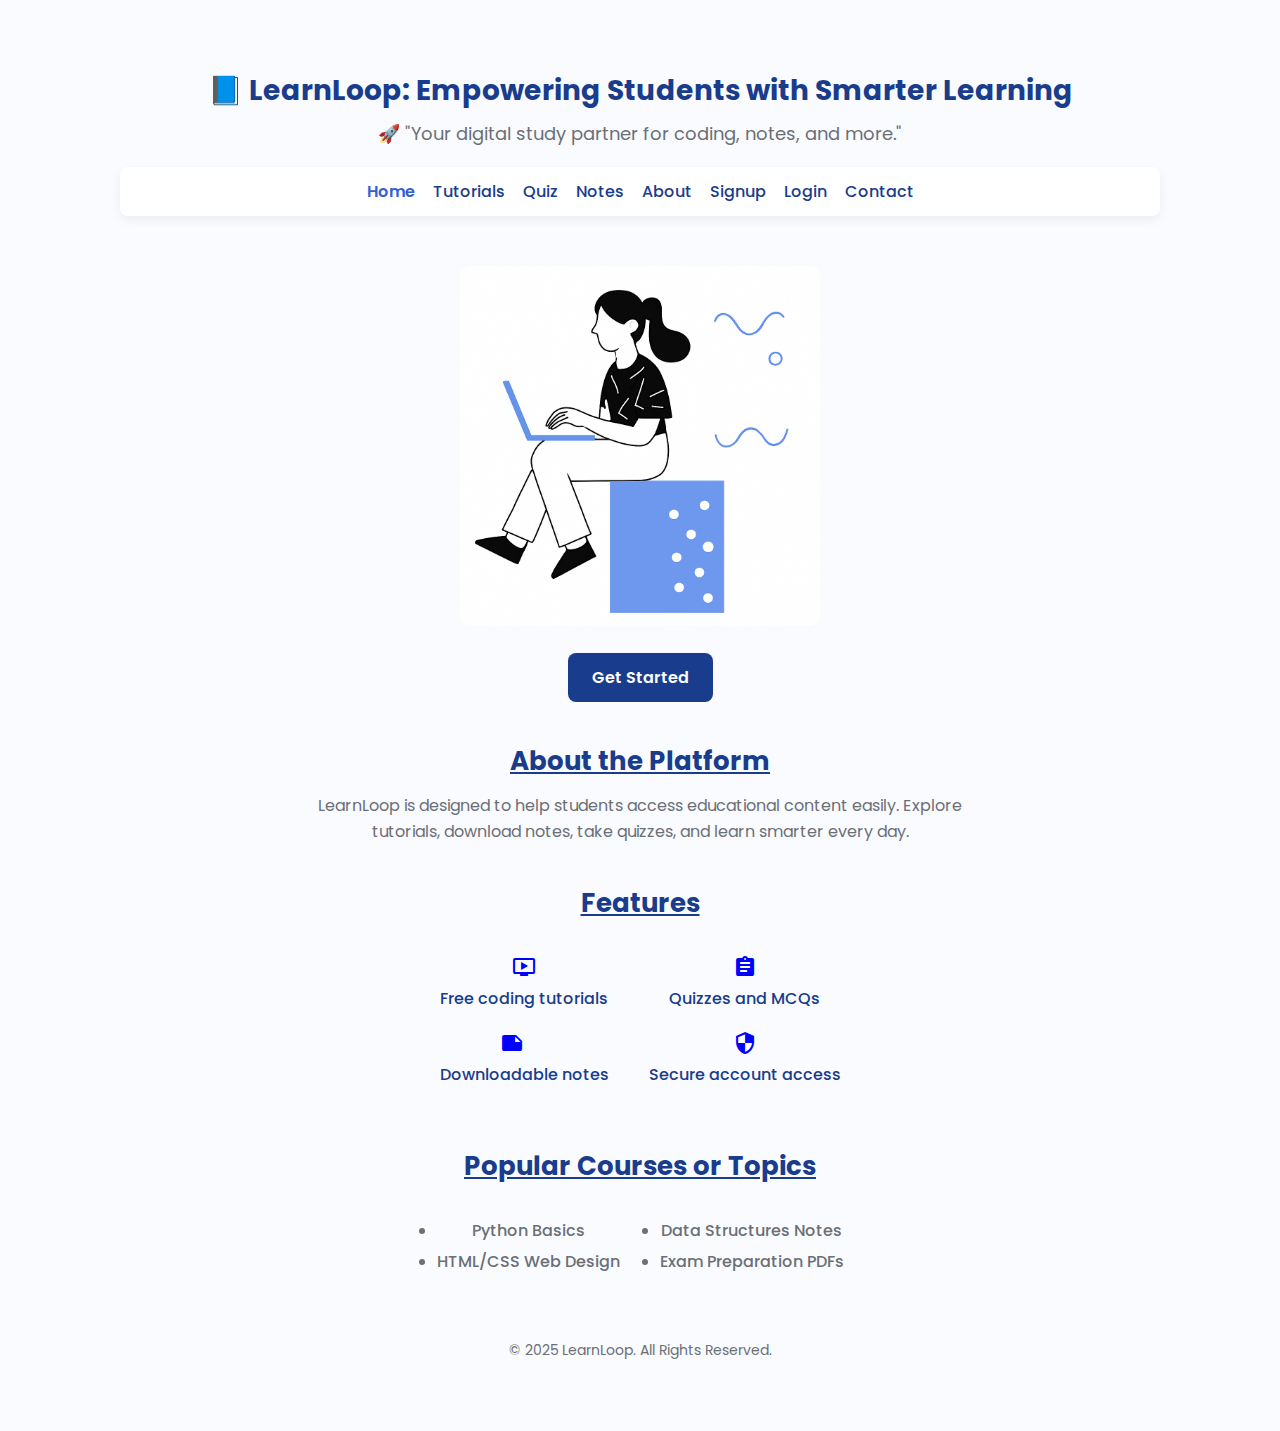
<file: frontend/index.html>
<!DOCTYPE html>
<html lang="en">
<head>
  <meta charset="UTF-8" />
  <meta name="viewport" content="width=device-width,initial-scale=1" />
  <title>LearnLoop | Empowering Students</title>

  <!-- Google Fonts & Material Icons -->
  <link href="https://fonts.googleapis.com/css2?family=Poppins:wght@300;400;600;700&display=swap" rel="stylesheet">
  <link href="https://fonts.googleapis.com/icon?family=Material+Icons" rel="stylesheet">

  <style>
    :root {
      --primary: #1a3c8c;
      --accent: #355fd1;
      --bg: #f9fbff;
      --muted: #6b6f76;
    }

    * { box-sizing: border-box; margin: 0; padding: 0; }

    body {
      font-family: "Poppins", sans-serif;
      background: var(--bg);
      color: #111;
      -webkit-font-smoothing: antialiased;
      -moz-osx-font-smoothing: grayscale;
    }

    .wrap {
      max-width: 1100px;
      margin: 40px auto;
      padding: 30px;
      text-align: center;
    }

    /* Navbar */
    .navbar {
      display: flex;
      justify-content: center;
      flex-wrap: wrap;
      gap: 18px;
      background: white;
      padding: 12px 0;
      border-radius: 8px;
      box-shadow: 0 4px 12px rgba(18,24,38,0.06);
      margin-bottom: 30px;
    }

    .navbar a {
      text-decoration: none;
      color: var(--primary);
      font-weight: 500;
      transition: 0.3s;
    }

    .navbar a:hover,
    .navbar a.active {
      color: var(--accent);
      font-weight: 600;
    }

    header h1 {
      font-size: 28px;
      color: var(--primary);
      margin-bottom: 8px;
    }

    header h3 {
      color: var(--muted);
      font-weight: 400;
      font-size: 18px;
      margin-bottom: 20px;
    }

    .illustration img {
      width: 360px;
      max-width: 100%;
      height: auto;
      border-radius: 10px;
      margin: 20px 0;
    }

    .get-started {
      display: inline-block;
      background: var(--primary);
      color: #fff;
      padding: 12px 24px;
      border-radius: 8px;
      font-size: 16px;
      text-decoration: none;
      font-weight: 600;
      transition: background 0.3s;
    }

    .get-started:hover {
      background: var(--accent);
    }

    section {
      margin-top: 40px;
    }

    section h1 {
      color: var(--primary);
      font-size: 26px;
      text-decoration: underline;
      margin-bottom: 12px;
    }

    section p {
      color: var(--muted);
      font-size: 16px;
      line-height: 1.6;
      max-width: 700px;
      margin: 0 auto 20px;
    }

    table {
      margin: 0 auto;
      border-spacing: 40px 20px;
    }

    th, td {
      text-align: center;
      color: var(--primary);
      font-weight: 500;
    }

    ul {
      list-style-type: disc;
      color: var(--muted);
    }

    ul li {
      margin-bottom: 6px;
    }

    footer {
      margin-top: 40px;
      font-size: 14px;
      color: var(--muted);
    }

    @media (max-width: 600px) {
      table {
        border-spacing: 20px 12px;
      }
      header h1 {
        font-size: 22px;
      }
    }
  </style>
</head>
<body>
  <div class="wrap">
    <header>
      <h1>📘 LearnLoop: Empowering Students with Smarter Learning</h1>
      <h3>🚀 "Your digital study partner for coding, notes, and more."</h3>
    </header>

    <!-- Navigation Bar -->
    <div class="navbar">
      <a href="index.html" class="active">Home</a>
      <a href="tutorials.html">Tutorials</a>
      <a href="quiz.html">Quiz</a>
      <a href="notes.html">Notes</a>
      <a href="about.html">About</a>
      <a href="signup.html">Signup</a>
      <a href="login.html">Login</a>
      <a href="contact.html">Contact</a>
    </div>

    <main>
      <div class="illustration">
        <img src="women.png" alt="Student Illustration">
      </div>

      <a href="signup.html" class="get-started">Get Started</a>

      <section>
        <h1>About the Platform</h1>
        <p>
          LearnLoop is designed to help students access educational content easily.
          Explore tutorials, download notes, take quizzes, and learn smarter every day.
        </p>
      </section>

      <section>
        <h1>Features</h1>
        <table>
          <tr>
            <th><span class="material-icons" style="color: blue;">ondemand_video</span><br>Free coding tutorials</th>
            <th><span class="material-icons" style="color: blue;">assignment</span><br>Quizzes and MCQs</th>
          </tr>
          <tr>
            <th><span class="material-icons" style="color: blue;">notes</span><br>Downloadable notes</th>
            <th><span class="material-icons" style="color: blue;">security</span><br>Secure account access</th>
          </tr>
        </table>
      </section>

      <section>
        <h1>Popular Courses or Topics</h1>
        <table>
          <tr>
            <td>
              <ul>
                <li>Python Basics</li>
                <li>HTML/CSS Web Design</li>
              </ul>
            </td>
            <td>
              <ul>
                <li>Data Structures Notes</li>
                <li>Exam Preparation PDFs</li>
              </ul>
            </td>
          </tr>
        </table>
      </section>

      <footer>
        © 2025 LearnLoop. All Rights Reserved.
      </footer>
    </main>
  </div>
</body>
</html>
</file>
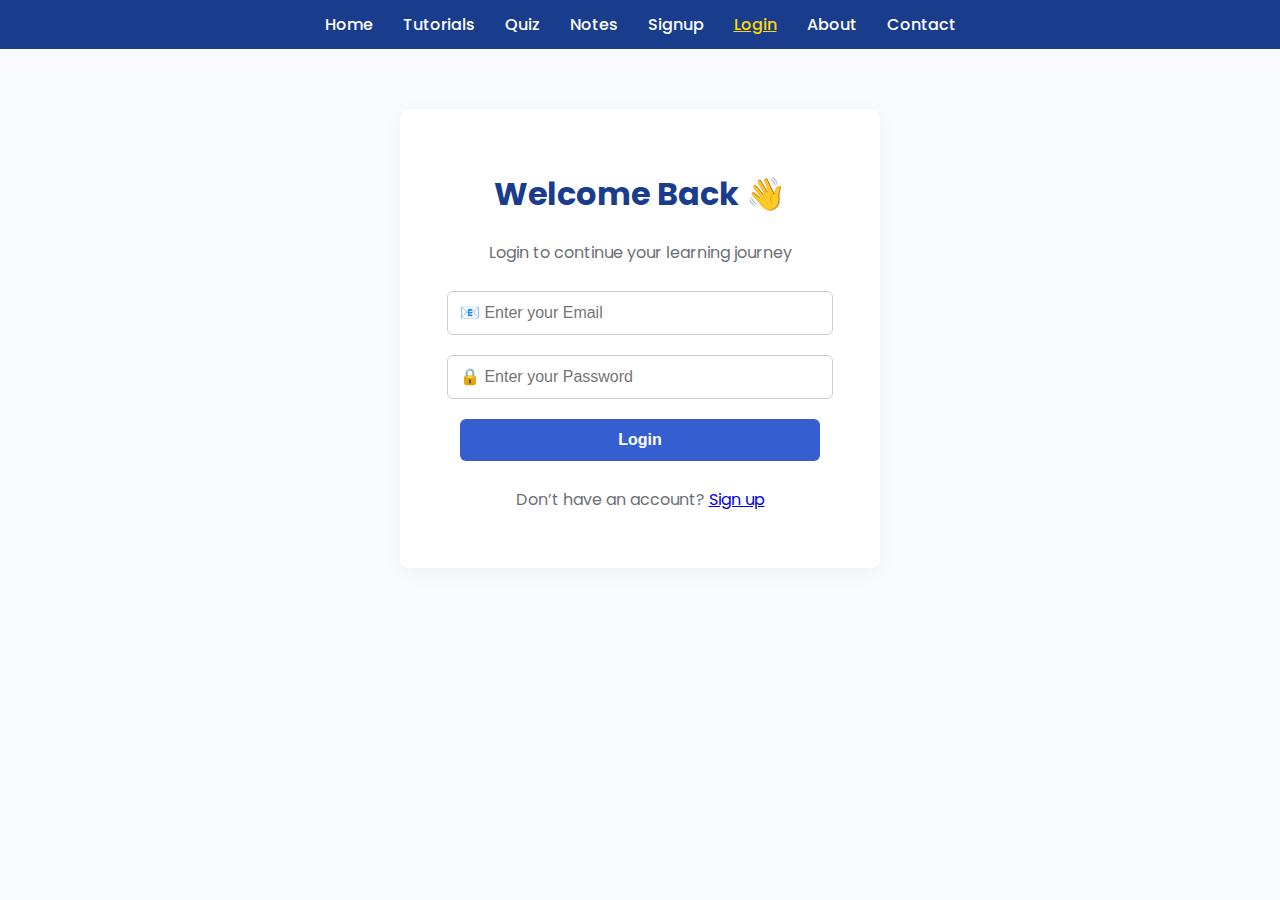
<file: frontend/login.html>
<!DOCTYPE html>
<html lang="en">
<head>
  <meta charset="UTF-8" />
  <meta name="viewport" content="width=device-width, initial-scale=1.0" />
  <title>Login | LearnLoop</title>
  <link href="https://fonts.googleapis.com/css2?family=Poppins:wght@300;400;600&display=swap" rel="stylesheet">
  <style>
    :root {
      --primary: #1a3c8c;
      --accent: #355fd1;
      --bg: #f9fbff;
      --muted: #6b6f76;
    }

    body {
      margin: 0;
      font-family: "Poppins", sans-serif;
      background: var(--bg);
      color: #111;
    }

    nav {
      background: var(--primary);
      display: flex;
      justify-content: center;
      flex-wrap: wrap;
      padding: 12px 0;
    }

    nav a {
      color: #fff;
      text-decoration: none;
      margin: 0 15px;
      font-weight: 500;
      transition: 0.3s;
    }

    nav a:hover,
    nav a.active {
      color: #ffd700;
      text-decoration: underline;
    }

    main {
      display: flex;
      justify-content: center;
      align-items: center;
      flex-wrap: wrap;
      padding: 40px 20px;
    }

    .login-container {
      background: #fff;
      box-shadow: 0 5px 20px rgba(0,0,0,0.05);
      border-radius: 10px;
      padding: 40px;
      max-width: 400px;
      width: 100%;
      text-align: center;
      margin: 20px;
    }

    h1 {
      color: var(--primary);
      font-size: 2rem;
    }

    input {
      width: 90%;
      padding: 12px;
      margin: 10px 0;
      border-radius: 6px;
      border: 1px solid #ccc;
      font-size: 1rem;
      outline: none;
      transition: 0.3s;
    }

    input:focus {
      border-color: var(--accent);
      box-shadow: 0 0 5px rgba(53,95,209,0.2);
    }

    input[type="submit"] {
      background: var(--accent);
      color: white;
      border: none;
      cursor: pointer;
      font-weight: 600;
      transition: 0.3s;
    }

    input[type="submit"]:hover {
      background: var(--primary);
    }

    p {
      color: var(--muted);
    }
  </style>
</head>
<body>

  <nav>
    <a href="index.html">Home</a>
    <a href="tutorials.html">Tutorials</a>
    <a href="quiz.html">Quiz</a>
    <a href="notes.html">Notes</a>
    <a href="signup.html">Signup</a>
    <a href="login.html" class="active">Login</a>
    <a href="about.html">About</a>
    <a href="contact.html">Contact</a>
  </nav>

  <main>
    <div class="login-container">
      <h1>Welcome Back 👋</h1>
      <p>Login to continue your learning journey</p>

      <form id="loginForm">
        <input type="email" id="email" placeholder="📧 Enter your Email" required>
        <input type="password" id="password" placeholder="🔒 Enter your Password" required>
        <input type="submit" value="Login">
      </form>

      <p>Don’t have an account? <a href="signup.html">Sign up</a></p>
    </div>
  </main>

  <script>
    document.getElementById("loginForm").addEventListener("submit", async (e) => {
      e.preventDefault();

      const loginUser = {
        email: document.getElementById("email").value,
        password: document.getElementById("password").value,
      };

      const response = await fetch("http://localhost:8080/api/users/login", {
        method: "POST",
        headers: { "Content-Type": "application/json" },
        body: JSON.stringify(loginUser),
      });

      const message = await response.text();
      alert(message);

      if (response.ok) {
        // ✅ Redirect user after successful login
        window.location.href = "index.html";
      }
    });
  </script>

</body>
</html>
</file>
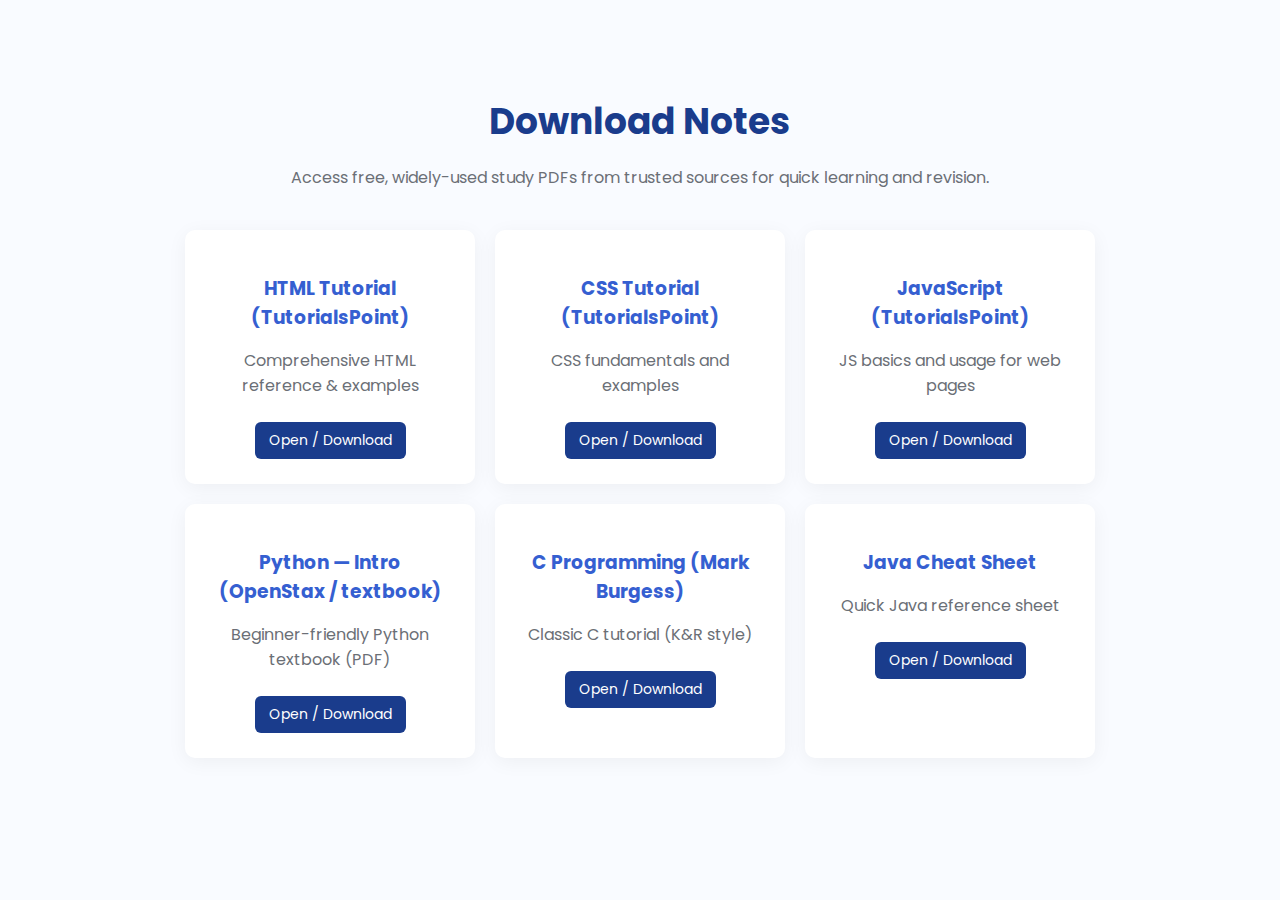
<file: frontend/notes.html>
<!DOCTYPE html>
<html lang="en">
<head>
  <meta charset="utf-8" />
  <meta name="viewport" content="width=device-width,initial-scale=1" />
  <title>Notes | LearnLoop</title>
  <link href="https://fonts.googleapis.com/css2?family=Poppins:wght@300;400;600;700&display=swap" rel="stylesheet">
  <style>
    :root {
      --primary: #1a3c8c;
      --accent: #355fd1;
      --bg: #f9fbff;
      --muted: #6b6f76;
    }

    body {
      margin: 0;
      font-family: "Poppins", sans-serif;
      background: var(--bg);
      color: #111;
    }

    .wrap {
      max-width: 1000px;
      margin: 40px auto;
      padding: 30px;
      text-align: center;
    }

    h1 {
      color: var(--primary);
      font-size: 36px;
      margin-bottom: 10px;
    }

    p { color: var(--muted); }

    .notes-container {
      display: flex;
      flex-wrap: wrap;
      justify-content: center;
      gap: 20px;
      margin-top: 40px;
    }

    .note-card {
      background: #fff;
      border-radius: 10px;
      box-shadow: 0 4px 20px rgba(0, 0, 0, 0.05);
      padding: 25px;
      width: 240px;
      text-align: center;
      transition: transform 0.2s ease;
    }

    .note-card:hover { transform: translateY(-5px); }

    .note-card h3 { color: var(--accent); margin-bottom: 12px; }
    .note-card p { color: var(--muted); }

    a.download-btn {
      display: inline-block;
      margin-top: 8px;
      background: var(--primary);
      color: #fff;
      padding: 8px 14px;
      border-radius: 6px;
      text-decoration: none;
      font-size: 14px;
    }

    a.download-btn:hover { background: var(--accent); }
  </style>
</head>
<body>
  <div class="wrap">
    <h1>Download Notes</h1>
    <p>Access free, widely-used study PDFs from trusted sources for quick learning and revision.</p>

    <div class="notes-container">
      <div class="note-card">
        <h3>HTML Tutorial (TutorialsPoint)</h3>
        <p>Comprehensive HTML reference & examples</p>
        <a href="https://www.tutorialspoint.com/html/html_tutorial.pdf" target="_blank" class="download-btn">Open / Download</a>
      </div>

      <div class="note-card">
        <h3>CSS Tutorial (TutorialsPoint)</h3>
        <p>CSS fundamentals and examples</p>
        <a href="https://www.tutorialspoint.com/css/css_tutorial.pdf" target="_blank" class="download-btn">Open / Download</a>
      </div>

      <div class="note-card">
        <h3>JavaScript (TutorialsPoint)</h3>
        <p>JS basics and usage for web pages</p>
        <a href="https://www.tutorialspoint.com/javascript/javascript_tutorial.pdf" target="_blank" class="download-btn">Open / Download</a>
      </div>

      <div class="note-card">
        <h3>Python — Intro (OpenStax / textbook)</h3>
        <p>Beginner-friendly Python textbook (PDF)</p>
        <a href="https://assets.openstax.org/oscms-prodcms/media/documents/Introduction_to_Python_Programming_-_WEB.pdf" target="_blank" class="download-btn">Open / Download</a>
      </div>

      <div class="note-card">
        <h3>C Programming (Mark Burgess)</h3>
        <p>Classic C tutorial (K&R style)</p>
        <a href="https://markburgess.org/CTutorial/C-Tut-4.02.pdf" target="_blank" class="download-btn">Open / Download</a>
      </div>

      <div class="note-card">
        <h3>Java Cheat Sheet</h3>
        <p>Quick Java reference sheet</p>
        <a href="https://www.geeksforgeeks.org/java/java-cheat-sheet/" target="_blank" class="download-btn">Open / Download</a>
      </div>
    </div>
  </div>
</body>
</html>
</file>
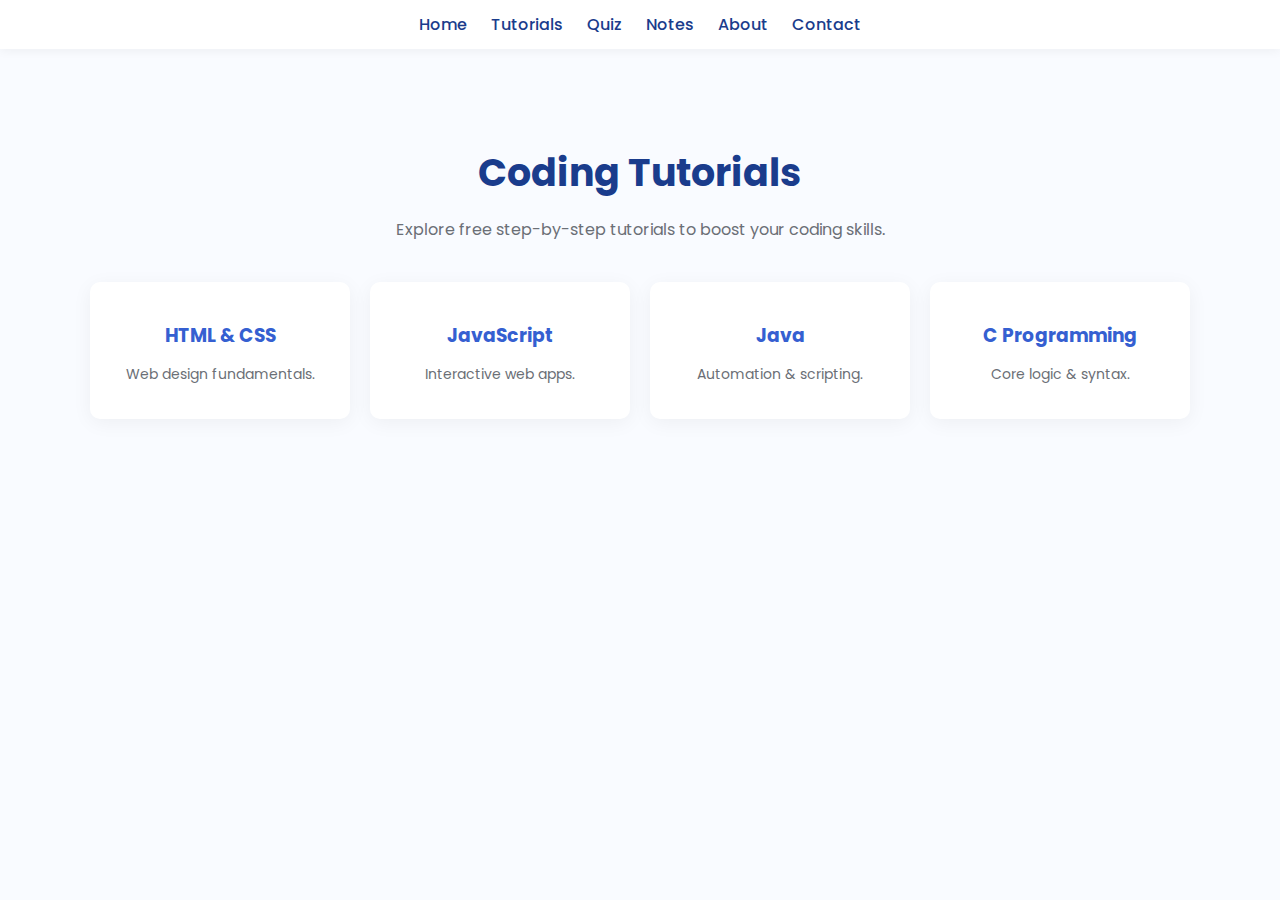
<file: frontend/tutorials.html>
<!DOCTYPE html>
<html lang="en">
<head>
  <meta charset="utf-8" />
  <meta name="viewport" content="width=device-width,initial-scale=1" />
  <title>Tutorials | LearnLoop</title>
  <link href="https://fonts.googleapis.com/css2?family=Poppins:wght@300;400;600;700&display=swap" rel="stylesheet">
  <style>
    :root{
      --primary:#1a3c8c;
      --accent:#355fd1;
      --bg:#f9fbff;
      --muted:#6b6f76;
    }

    body{
      margin:0;
      font-family:"Poppins",sans-serif;
      background:var(--bg);
      color:#111;
    }

    nav{
      text-align:center;
      background:#fff;
      box-shadow:0 2px 10px rgba(0,0,0,0.05);
      padding:12px 0;
    }
    nav a{
      text-decoration:none;
      color:var(--primary);
      font-weight:500;
      margin:0 10px;
    }
    nav a:hover{
      color:var(--accent);
    }

    .wrap{
      max-width:1100px;
      margin:40px auto;
      padding:30px;
      text-align:center;
    }

    h1{
      color:var(--primary);
      font-size:38px;
      margin-bottom:12px;
    }

    p{
      color:var(--muted);
    }

    .topics{
      display:flex;
      flex-wrap:wrap;
      justify-content:center;
      gap:20px;
      margin-top:40px;
    }

    .card{
      background:#fff;
      padding:20px;
      width:220px;
      border-radius:10px;
      box-shadow:0 4px 20px rgba(0,0,0,0.05);
      transition:transform 0.2s, box-shadow 0.2s;
      text-decoration:none;
      color:inherit;
      display:block;
    }

    .card:hover{
      transform:translateY(-5px);
      box-shadow:0 6px 25px rgba(0,0,0,0.1);
    }

    .card h3{
      color:var(--accent);
      margin-bottom:8px;
    }

    .card p{
      color:var(--muted);
      font-size:14px;
    }

  </style>
</head>
<body>
  <nav>
    <a href="index.html">Home</a>
    <a href="tutorials.html" class="active">Tutorials</a>
    <a href="quiz.html">Quiz</a>
    <a href="notes.html">Notes</a>
    <a href="about.html">About</a>
    <a href="contact.html">Contact</a>
  </nav>

  <div class="wrap">
    <h1>Coding Tutorials</h1>
    <p>Explore free step-by-step tutorials to boost your coding skills.</p>

    <div class="topics">
      <a href="https://www.w3schools.com/html/" target="_blank" class="card">
        <h3>HTML & CSS</h3>
        <p>Web design fundamentals.</p>
      </a>

      <a href="https://developer.mozilla.org/en-US/docs/Web/JavaScript" target="_blank" class="card">
        <h3>JavaScript</h3>
        <p>Interactive web apps.</p>
      </a>

      <a href="https://www.w3schools.com/java/" target="_blank" class="card">
        <h3>Java</h3>
        <p>Automation & scripting.</p>
      </a>

      <a href="https://www.geeksforgeeks.org/c-programming-language/" target="_blank" class="card">
        <h3>C Programming</h3>
        <p>Core logic & syntax.</p>
      </a>
    </div>
  </div>
</body>
</html>
</file>
